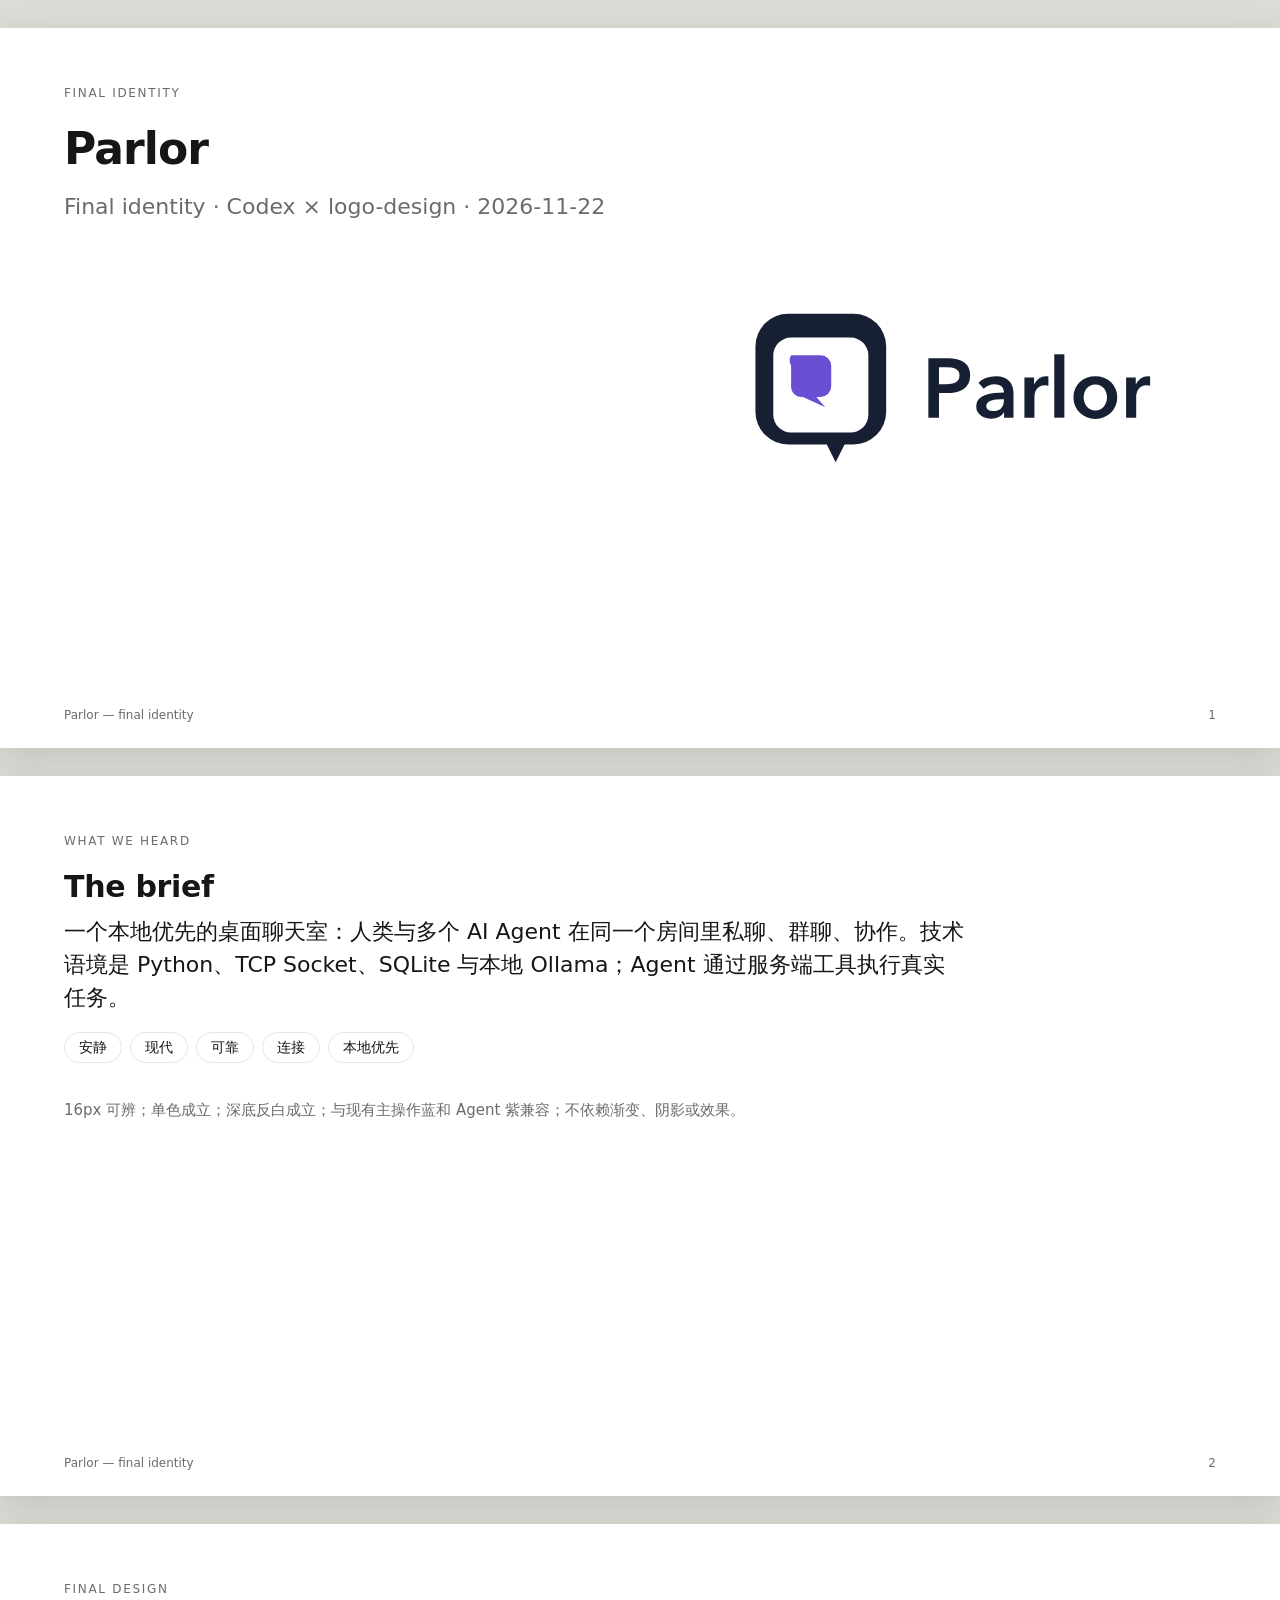
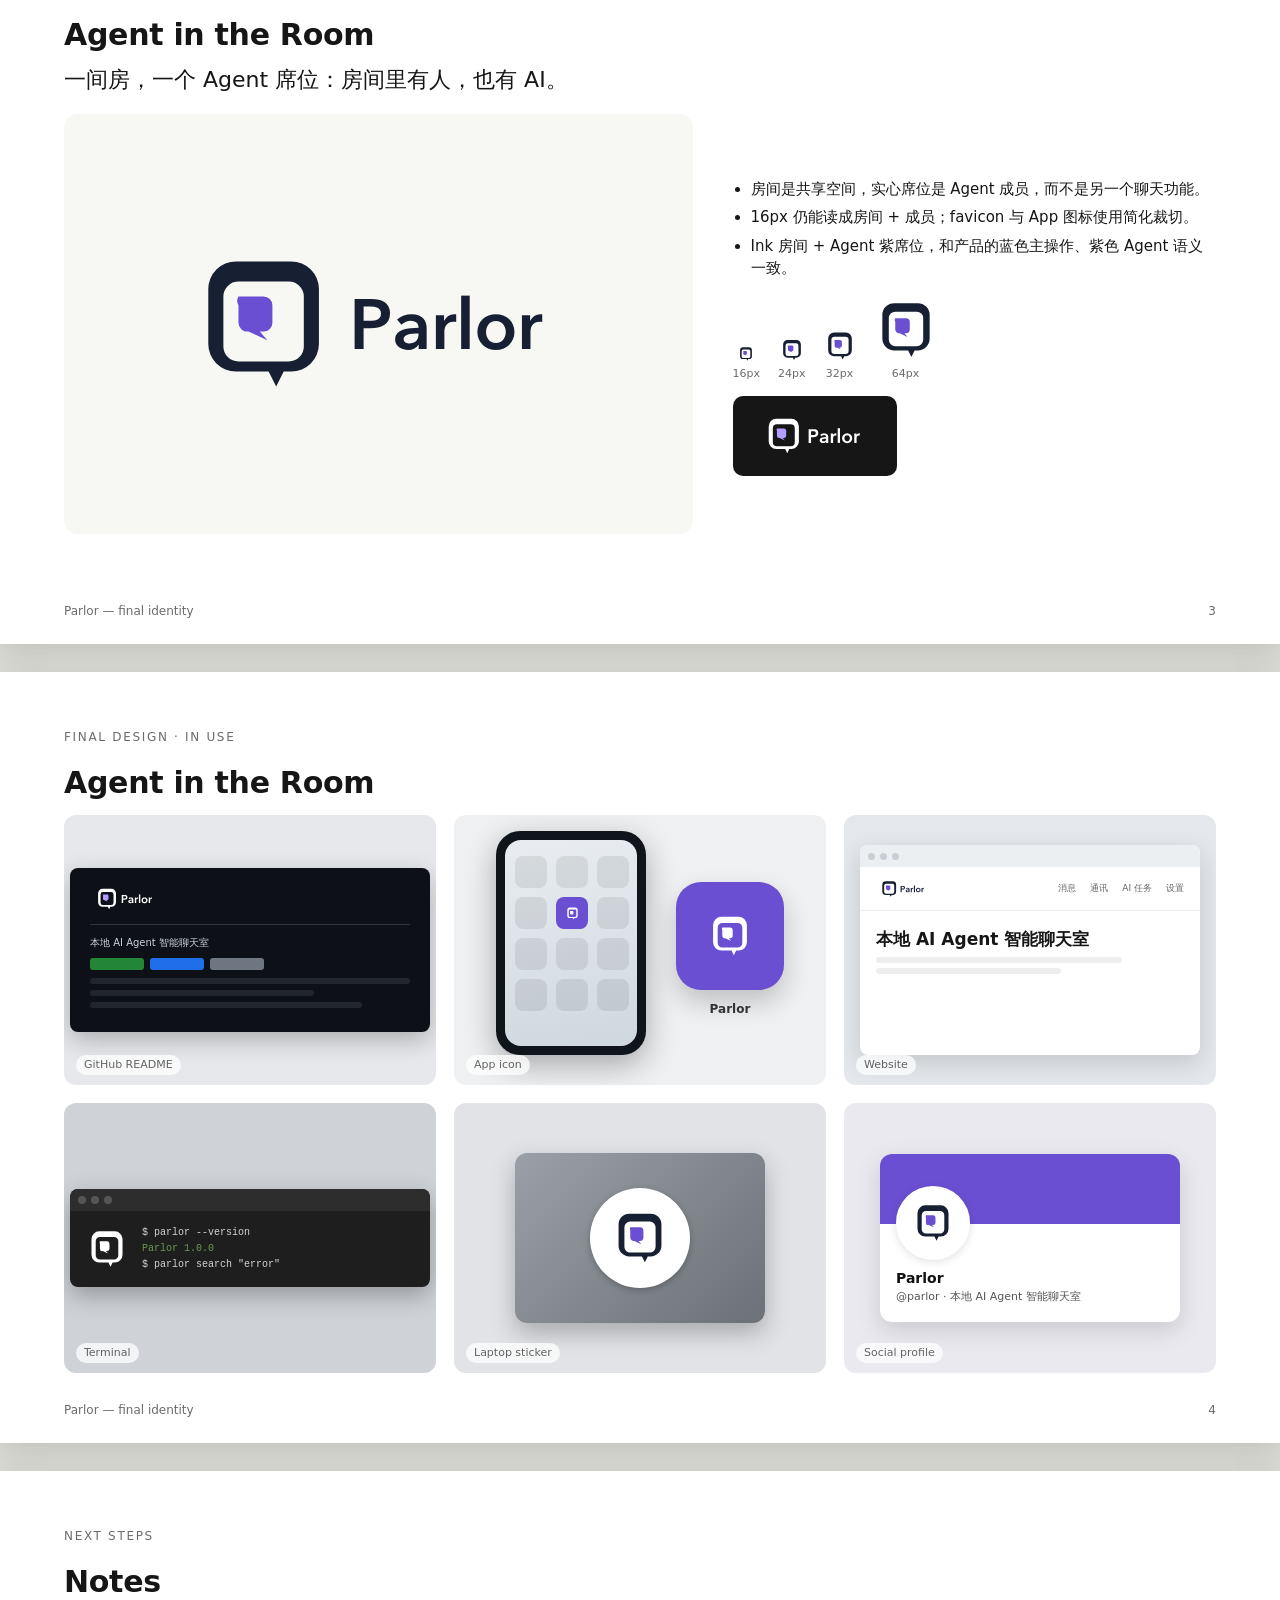
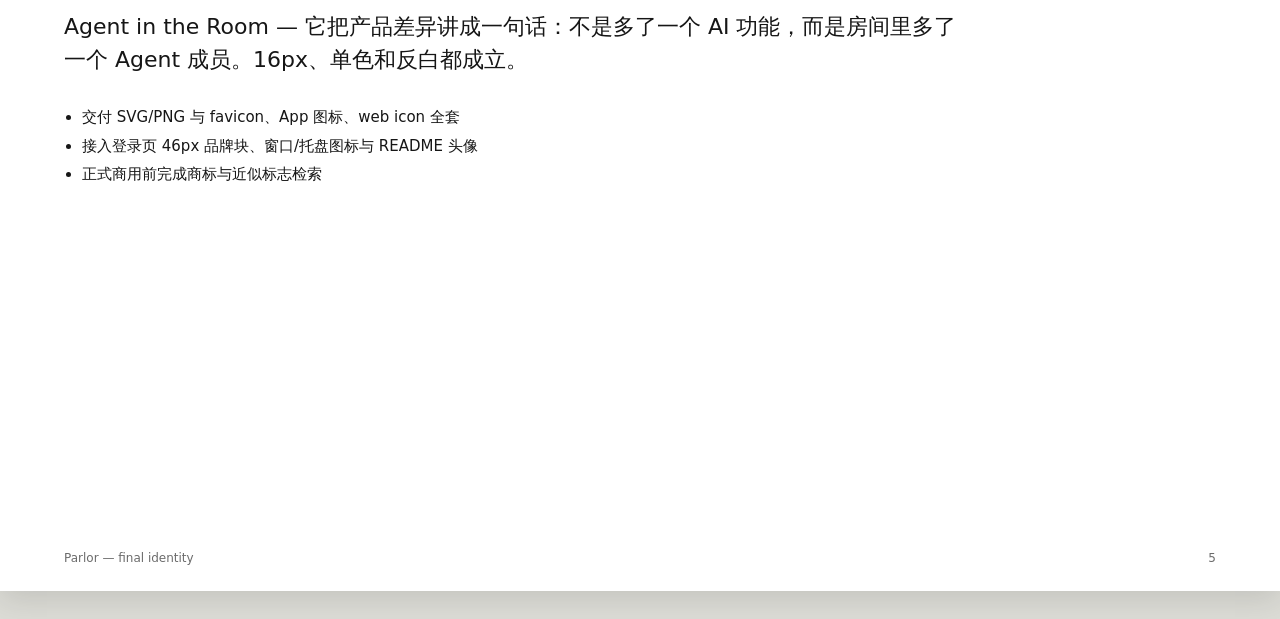
<file: docs/brand/kit/presentation.html>
<!doctype html><html lang='en'><head><meta charset='utf-8'><title>Parlor — final identity</title><style>
:root{--ink:#161616;--muted:#6b6b6b;--line:#e6e6e2;--paper:#f7f7f4}
*{box-sizing:border-box}body{margin:0;background:#dcdcd6;font:15px/1.5 system-ui,-apple-system,Segoe UI,sans-serif;color:var(--ink)}
.slide{width:1280px;min-height:720px;margin:28px auto;background:#fff;box-shadow:0 8px 30px rgba(0,0,0,.12);padding:56px 64px 70px;position:relative;overflow:hidden}
.slide h1{font-size:44px;margin:0 0 8px;letter-spacing:-.02em}.slide h2{font-size:30px;margin:0 0 6px;letter-spacing:-.01em}
.kicker{font-size:12px;letter-spacing:.14em;text-transform:uppercase;color:var(--muted);margin-bottom:14px}
.idea{font-size:22px;max-width:900px;margin:6px 0 18px}.muted{color:var(--muted)}
.foot{position:absolute;left:64px;right:64px;bottom:24px;display:flex;justify-content:space-between;font-size:12px;color:var(--muted)}
.hero{display:grid;grid-template-columns:1.3fr 1fr;gap:40px;align-items:center}
.stage{height:420px;background:var(--paper);border-radius:14px;display:flex;align-items:center;justify-content:center}
.stage img{max-width:70%;max-height:62%}
ul.rat{padding-left:18px;margin:0}ul.rat li{margin:6px 0}
.sizes{display:flex;gap:18px;align-items:flex-end;margin-top:18px}.sizes div{display:flex;flex-direction:column;align-items:center;gap:4px;font-size:11px;color:var(--muted)}
.rev{background:#161616;border-radius:10px;padding:18px 22px;display:inline-flex;margin-top:14px}
.mock{display:grid;grid-template-columns:repeat(3,1fr);gap:18px;margin-top:10px}
.m{height:270px;border-radius:12px;overflow:hidden;position:relative;display:flex;align-items:center;justify-content:center}
.m .lbl{position:absolute;left:12px;bottom:10px;font-size:11px;color:rgba(0,0,0,.6);background:rgba(255,255,255,.75);padding:2px 8px;border-radius:20px}
.bc{width:250px;height:143px;background:#fff;border-radius:5px;box-shadow:0 10px 26px rgba(0,0,0,.22);padding:16px;display:flex;flex-direction:column;justify-content:space-between;transform:translate(-50px,-38px) rotate(-4deg)}
.bc2{position:absolute;width:250px;height:143px;border-radius:5px;transform:translate(70px,52px) rotate(6deg);box-shadow:0 10px 26px rgba(0,0,0,.25);display:flex;align-items:center;justify-content:center}
.bc .t{font-size:9px;line-height:1.5;color:#333}
.phone{width:150px;height:224px;margin-bottom:14px;border-radius:24px;background:#10151c;padding:9px;box-shadow:0 10px 30px rgba(0,0,0,.3)}
.screen{width:100%;height:100%;border-radius:16px;background:linear-gradient(170deg,#e9edf1,#cfd7df);display:grid;grid-template-columns:repeat(3,1fr);gap:9px;padding:16px 10px;align-content:start}
.ai{width:32px;height:32px;border-radius:8px;background:rgba(0,0,0,.08);justify-self:center}
.bigapp{display:flex;flex-direction:column;align-items:center;gap:10px;font-size:12px;font-weight:600;color:#333;margin-left:30px}
.bigapp .bi{width:108px;height:108px;border-radius:25px;display:flex;align-items:center;justify-content:center;box-shadow:0 12px 26px rgba(0,0,0,.2)}
.web{width:340px;height:210px;background:#fff;border-radius:8px;box-shadow:0 8px 24px rgba(0,0,0,.15);overflow:hidden}
.web .bar{height:22px;background:#eceff2;display:flex;gap:5px;align-items:center;padding:0 8px}.web .bar i{width:7px;height:7px;border-radius:50%;background:#c9ced4}
.web .nav{height:44px;display:flex;align-items:center;padding:0 16px;gap:14px;font-size:9px;color:#666;border-bottom:1px solid #eee}
.web .hero2{padding:18px 16px}.web .hero2 b{display:block;font-size:17px;line-height:1.2;margin-bottom:8px}.web .hero2 span{display:block;height:6px;background:#eee;border-radius:3px;margin:5px 0;width:80%}
.sign{width:300px;height:190px;background:linear-gradient(#8c8f93,#6f7276);display:flex;flex-direction:column;align-items:center;padding-top:18px}
.sign .board{width:230px;height:74px;border-radius:6px;display:flex;align-items:center;justify-content:center;box-shadow:0 6px 16px rgba(0,0,0,.3)}
.sign .door{width:80px;height:80px;margin-top:18px;background:#3d4146;border-radius:3px 3px 0 0}
.tote{width:180px;height:210px;background:#efe7d8;border-radius:4px 4px 10px 10px;position:relative;display:flex;align-items:center;justify-content:center;box-shadow:0 8px 20px rgba(0,0,0,.15);margin-top:40px}
.tote:before{content:"";position:absolute;top:-46px;left:50%;transform:translateX(-50%);width:84px;height:70px;border:9px solid #e3d8c3;border-bottom:none;border-radius:50px 50px 0 0}
.social{width:300px;background:#fff;border-radius:12px;box-shadow:0 8px 24px rgba(0,0,0,.14);overflow:hidden}
.social .cover{height:70px}.social .av{width:74px;height:74px;border-radius:50%;background:#fff;border:4px solid #fff;margin:-38px 0 0 16px;display:flex;align-items:center;justify-content:center;box-shadow:0 2px 8px rgba(0,0,0,.12);overflow:hidden}
.social .meta{padding:8px 16px 16px;font-size:11px;color:#555}.social .meta b{font-size:14px;color:#111;display:block}
.cup{position:relative;width:150px;height:200px;margin-top:30px}
.cup .body{position:absolute;inset:0;background:#f4f1ea;clip-path:polygon(0 0,100% 0,86% 100%,14% 100%);display:flex;align-items:center;justify-content:center;box-shadow:inset -18px 0 24px rgba(0,0,0,.06)}
.cup .lid{position:absolute;left:-8px;right:-8px;top:-22px;height:24px;border-radius:8px 8px 3px 3px;background:#2b2b2b}
.cup .sleeve{position:absolute;left:6%;right:6%;top:36%;height:34%;clip-path:polygon(0 0,100% 0,96% 100%,4% 100%);display:flex;align-items:center;justify-content:center}
.bag{position:relative;width:170px;height:230px;background:#e9e2d6;border-radius:6px 6px 10px 10px;box-shadow:0 12px 26px rgba(0,0,0,.2);display:flex;flex-direction:column;align-items:center;padding-top:38px;gap:14px}
.bag:before{content:"";position:absolute;top:0;left:0;right:0;height:22px;background:repeating-linear-gradient(90deg,rgba(0,0,0,.08) 0 4px,transparent 4px 8px);border-radius:6px 6px 0 0}
.bag .label{width:118px;height:118px;border-radius:50%;background:#fff;display:flex;align-items:center;justify-content:center}
.bag .t{font-size:8px;letter-spacing:.14em;color:#555;text-transform:uppercase;padding:0 12px;text-align:center;line-height:1.4}
.sbag{position:relative;width:180px;height:210px;box-shadow:0 12px 26px rgba(0,0,0,.2);display:flex;align-items:center;justify-content:center;margin-top:30px}
.sbag:before{content:"";position:absolute;top:-40px;left:50%;transform:translateX(-50%);width:70px;height:56px;border:5px solid #333;border-bottom:none;border-radius:40px 40px 0 0}
.box{width:220px;height:150px;background:#f3efe6;box-shadow:14px 14px 0 rgba(0,0,0,.08),0 12px 26px rgba(0,0,0,.18);display:flex;align-items:center;justify-content:center;border-top:14px solid rgba(0,0,0,.06)}
.readme{width:360px;background:#0d1117;border-radius:8px;box-shadow:0 8px 24px rgba(0,0,0,.25);padding:18px 20px;color:#c9d1d9;font-size:10px}
.readme .rh{display:flex;align-items:center;gap:10px;border-bottom:1px solid #30363d;padding-bottom:12px;margin-bottom:10px}
.readme .badges{display:flex;gap:6px;margin:8px 0}.readme .badges i{display:block;width:54px;height:12px;border-radius:3px;background:#238636}.readme .badges i:nth-child(2){background:#1f6feb}.readme .badges i:nth-child(3){background:#6e7681}
.readme .ln{height:6px;background:#21262d;border-radius:3px;margin:6px 0}
.term{width:360px;background:#1e1e1e;border-radius:8px;box-shadow:0 8px 24px rgba(0,0,0,.3);overflow:hidden;font:10px/1.6 ui-monospace,Menlo,monospace;color:#d4d4d4}
.term .tb{height:22px;background:#2d2d2d;display:flex;gap:5px;align-items:center;padding:0 8px}.term .tb i{width:8px;height:8px;border-radius:50%;background:#555}
.term .tbody{padding:14px 16px;display:flex;gap:14px;align-items:center}
.sticker{width:250px;height:170px;background:linear-gradient(135deg,#9aa0a6,#6b7177);border-radius:12px;display:flex;align-items:center;justify-content:center;box-shadow:0 10px 24px rgba(0,0,0,.25)}
.sticker .s{width:100px;height:100px;border-radius:50%;background:#fff;display:flex;align-items:center;justify-content:center;box-shadow:0 2px 6px rgba(0,0,0,.25)}
.shirt{width:210px;height:220px;display:flex;align-items:center;justify-content:center;position:relative}
.shirt svg{position:absolute;inset:0}
.badge{width:170px;height:235px;background:#fff;border-radius:10px;box-shadow:0 10px 24px rgba(0,0,0,.2);display:flex;flex-direction:column;align-items:center;padding:20px 14px;gap:14px;position:relative;margin-top:30px}
.badge:before{content:"";position:absolute;top:-60px;left:50%;width:22px;height:62px;transform:translateX(-50%)}
.badge .hole{width:40px;height:8px;border-radius:4px;background:#ddd}.badge .nm{font-size:15px;font-weight:600}.badge .rl{font-size:10px;color:#777}
.pcard{position:relative;width:300px;height:189px;border-radius:14px;box-shadow:0 14px 30px rgba(0,0,0,.28);font:600 12px ui-monospace,Menlo,monospace}
.pcard .chip{position:absolute;left:22px;top:76px;width:40px;height:30px;border-radius:6px;background:linear-gradient(135deg,#e9d8a6,#c9a95c)}
.pcard .num{position:absolute;left:22px;top:122px;letter-spacing:.12em;font-size:14px}
.pcard .holder{position:absolute;left:22px;bottom:18px;font-size:10px;letter-spacing:.14em;opacity:.85}
.pcard .brandline{position:absolute;right:20px;bottom:16px;font:700 13px system-ui,sans-serif;opacity:.9}
.tabbar{width:340px;background:#dfe1e5;border-radius:10px;padding:8px 8px 0}
.tab{width:230px;height:36px;background:#fff;border-radius:10px 10px 0 0;display:flex;align-items:center;gap:8px;padding:0 12px;font-size:11px;color:#333}
.addr{height:40px;background:#fff;display:flex;align-items:center;padding:0 12px;font-size:10px;color:#777;border-top:1px solid #eee}
.cmp{display:grid;gap:22px;margin-top:20px}.cmp .c{background:var(--paper);border-radius:12px;padding:22px;display:flex;flex-direction:column;align-items:center;gap:12px}
.cmp img{max-height:120px;max-width:80%}
img.g{filter:grayscale(1)}img.w{filter:brightness(0) invert(1)}img.k{filter:brightness(0)}
.adj span{display:inline-block;border:1px solid var(--line);border-radius:20px;padding:4px 14px;margin:0 8px 8px 0;font-size:14px}
</style></head><body><section class="slide"><div class="kicker">Final identity</div>
<h1>Parlor</h1><p class="idea muted">Final identity · Codex × logo-design · 2026-11-22</p>
<div style="position:absolute;right:64px;top:50%;transform:translateY(-50%);width:520px;height:300px;display:flex;align-items:center;justify-content:center"><img class="" src="[data-uri]" style="max-width:100%;max-height:100%"></div><p class="muted" style="max-width:720px;margin-top:120px"></p><div class="foot"><span>Parlor — final identity</span><span>1</span></div></section><section class="slide"><div class="kicker">What we heard</div><h2>The brief</h2>
<p class="idea">一个本地优先的桌面聊天室：人类与多个 AI Agent 在同一个房间里私聊、群聊、协作。技术语境是 Python、TCP Socket、SQLite 与本地 Ollama；Agent 通过服务端工具执行真实任务。</p><div class="adj"><span>安静</span><span>现代</span><span>可靠</span><span>连接</span><span>本地优先</span></div>
<p class="muted" style="margin-top:28px;max-width:860px">16px 可辨；单色成立；深底反白成立；与现有主操作蓝和 Agent 紫兼容；不依赖渐变、阴影或效果。</p><div class="foot"><span>Parlor — final identity</span><span>2</span></div></section><section class="slide"><div class="kicker">Final design</div><h2>Agent in the Room</h2>
<p class="idea">一间房，一个 Agent 席位：房间里有人，也有 AI。</p>
<div class="hero"><div class="stage"><img class="" src="[data-uri]"></div>
<div><ul class="rat"><li>房间是共享空间，实心席位是 Agent 成员，而不是另一个聊天功能。</li><li>16px 仍能读成房间 + 成员；favicon 与 App 图标使用简化裁切。</li><li>Ink 房间 + Agent 紫席位，和产品的蓝色主操作、紫色 Agent 语义一致。</li></ul><div class="sizes"><div><img class="" src="[data-uri]" style="height:16px">16px</div><div><img class="" src="[data-uri]" style="height:24px">24px</div><div><img class="" src="[data-uri]" style="height:32px">32px</div><div><img class="" src="[data-uri]" style="height:64px">64px</div></div><div class="rev"><img class="" src="[data-uri]" style="max-height:44px;max-width:300px"></div></div></div>
<div class="foot"><span>Parlor — final identity</span><span>3</span></div></section><section class="slide"><div class="kicker">Final design · in use</div><h2>Agent in the Room</h2>
<div class="mock"><div class="m" style="background:#e6e8eb"><div class="readme"><div class="rh"><img class="" src="[data-uri]" style="max-height:26px;max-width:180px"></div><div>本地 AI Agent 智能聊天室</div><div class="badges"><i></i><i></i><i></i></div><div class="ln"></div><div class="ln" style="width:70%"></div><div class="ln" style="width:85%"></div></div><span class="lbl">GitHub README</span></div><div class="m" style="background:#eef0f2"><div class="phone"><div class="screen"><div class="ai"></div><div class="ai"></div><div class="ai"></div><div class="ai"></div><div class="ai" style="background:#6B4FD3;display:flex;align-items:center;justify-content:center"><img class="" src="[data-uri]" style="max-height:19px;max-width:21px"></div><div class="ai"></div><div class="ai"></div><div class="ai"></div><div class="ai"></div><div class="ai"></div><div class="ai"></div><div class="ai"></div></div></div><div class="bigapp"><div class="bi" style="background:#6B4FD3"><img class="" src="[data-uri]" style="max-height:62px;max-width:70px"></div>Parlor</div><span class="lbl">App icon</span></div><div class="m" style="background:#e4e8ec"><div class="web"><div class="bar"><i></i><i></i><i></i></div><div class="nav"><img class="" src="[data-uri]" style="max-height:20px;max-width:110px"><span style="flex:1"></span><span>消息</span><span>通讯</span><span>AI 任务</span><span>设置</span></div><div class="hero2"><b>本地 AI Agent 智能聊天室</b><span></span><span style="width:60%"></span></div></div><span class="lbl">Website</span></div><div class="m" style="background:#cfd3d8"><div class="term"><div class="tb"><i></i><i></i><i></i></div><div class="tbody"><img class="w" src="[data-uri]" style="max-height:42px;max-width:42px"><div>$ parlor --version<br><span style="color:#6a9955">Parlor 1.0.0</span><br>$ parlor search "error"</div></div></div><span class="lbl">Terminal</span></div><div class="m" style="background:#e1e3e6"><div class="sticker"><div class="s"><img class="" src="[data-uri]" style="max-height:58px;max-width:66px"></div></div><span class="lbl">Laptop sticker</span></div><div class="m" style="background:#e9e9ef"><div class="social"><div class="cover" style="background:#6B4FD3"></div><div class="av"><img class="" src="[data-uri]" style="max-height:42px;max-width:50px"></div><div class="meta"><b>Parlor</b>@parlor · 本地 AI Agent 智能聊天室</div></div><span class="lbl">Social profile</span></div></div><div class="foot"><span>Parlor — final identity</span><span>4</span></div></section><section class="slide"><div class="kicker">Next steps</div><h2>Notes</h2>
<p class="idea">Agent in the Room — 它把产品差异讲成一句话：不是多了一个 AI 功能，而是房间里多了一个 Agent 成员。16px、单色和反白都成立。</p>
<ul class="rat" style="margin-top:30px"><li>交付 SVG/PNG 与 favicon、App 图标、web icon 全套</li><li>接入登录页 46px 品牌块、窗口/托盘图标与 README 头像</li><li>正式商用前完成商标与近似标志检索</li></ul><div class="foot"><span>Parlor — final identity</span><span>5</span></div></section></body></html>
</file>
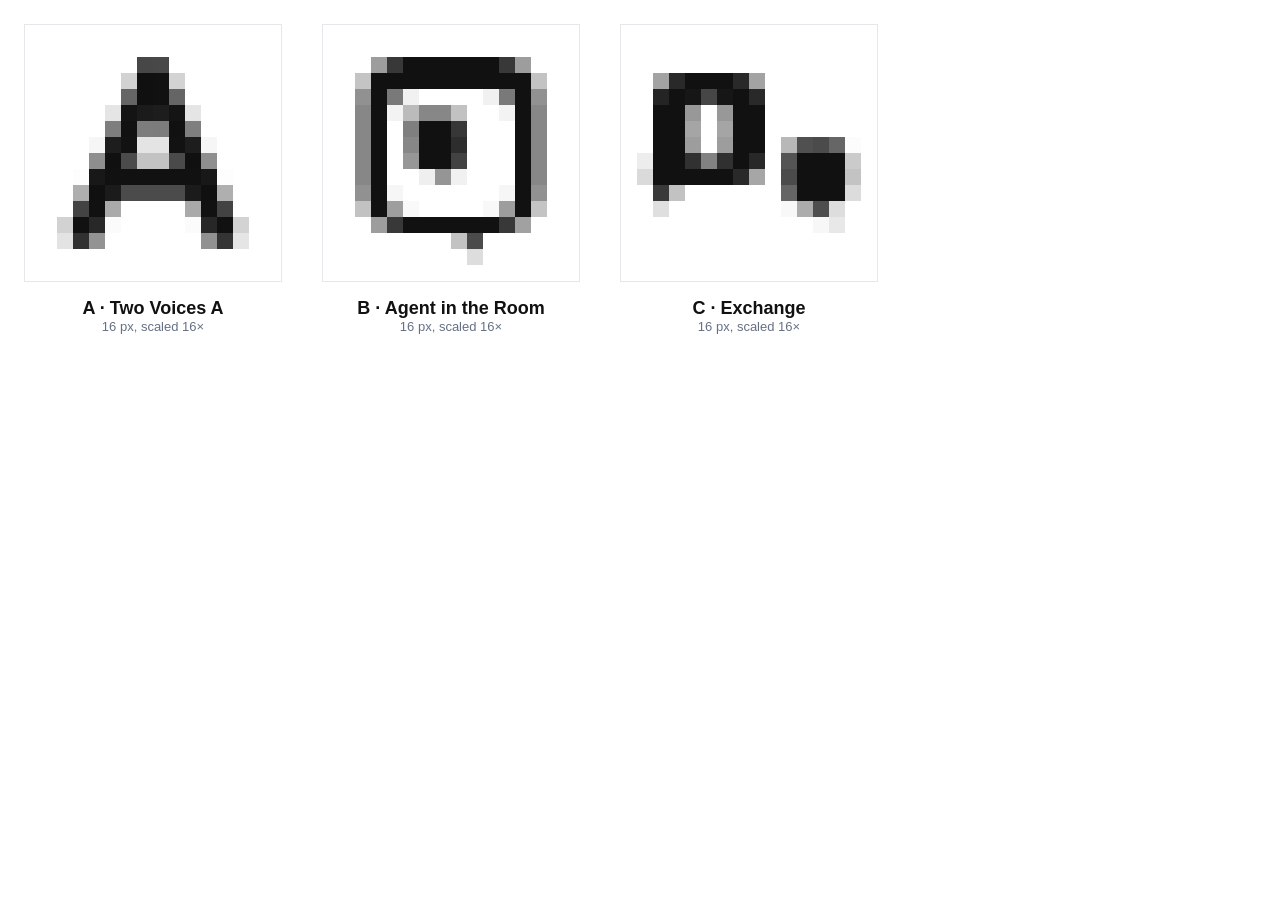
<file: docs/brand/renders16/pixel-test.html>
<!doctype html><html><head><meta charset="utf-8"><style>
body{margin:0;background:#fff;font-family:-apple-system,Helvetica Neue,Arial,sans-serif;color:#111;padding:24px}
.row{display:flex;gap:40px}.item{text-align:center}.item img{width:256px;height:256px;image-rendering:pixelated;border:1px solid #e5e7eb}
.name{font-size:18px;font-weight:600;margin-top:12px}.note{font-size:13px;color:#667085}
</style></head><body><div class="row">
<div class="item"><img src="concept-b-two-voices-a.png"><div class="name">A · Two Voices A</div><div class="note">16 px, scaled 16×</div></div>
<div class="item"><img src="concept-c2-agent-in-room.png"><div class="name">B · Agent in the Room</div><div class="note">16 px, scaled 16×</div></div>
<div class="item"><img src="concept-e-exchange.png"><div class="name">C · Exchange</div><div class="note">16 px, scaled 16×</div></div>
</div></body></html>
</file>
